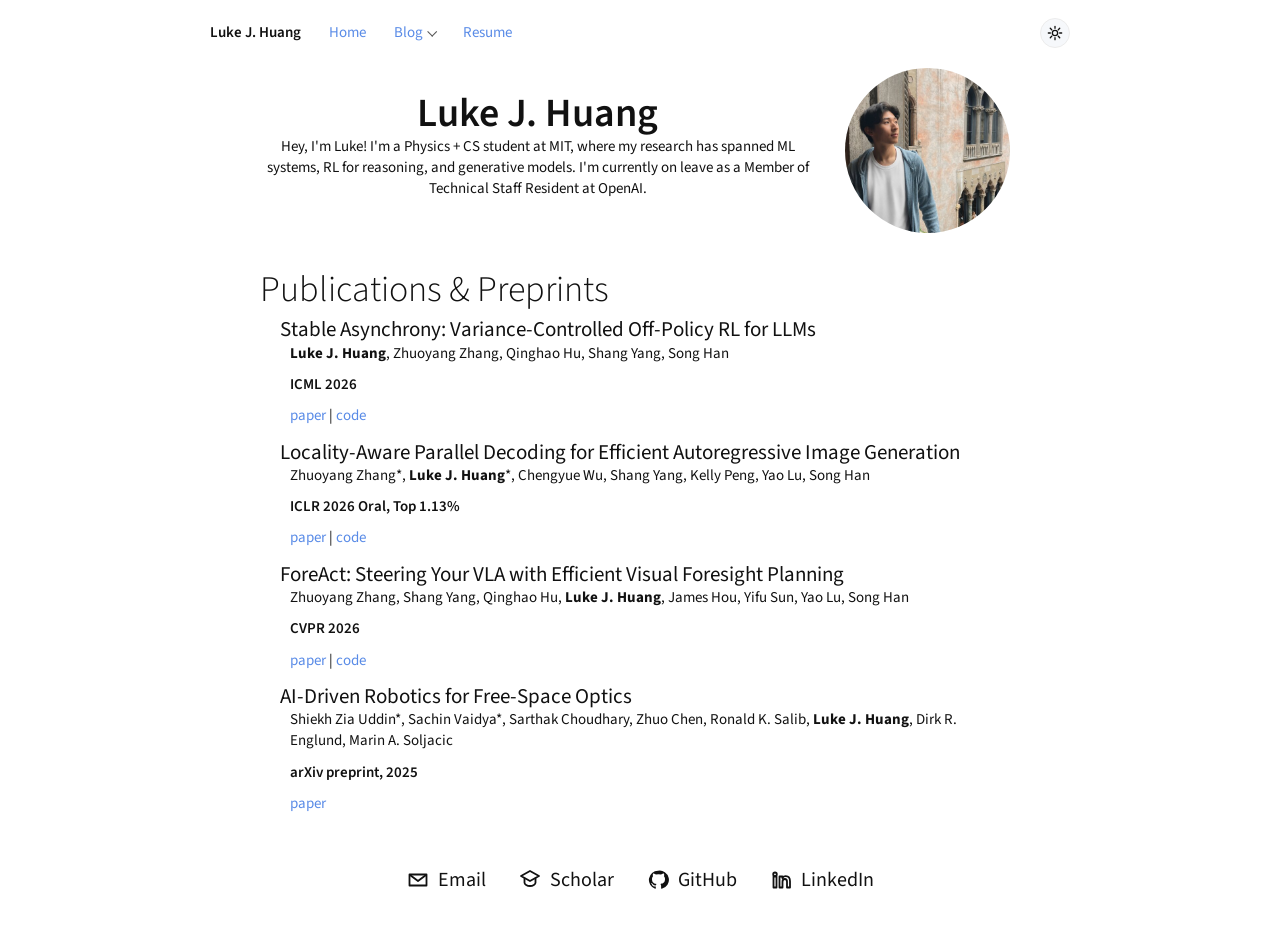
<file: index.html>
<!doctype html>
<html lang="en">
  <head>
    <meta charset="utf-8">
    <meta name="viewport" content="width=device-width, initial-scale=1">
    <meta name="description" content="Personal website for Luke J. Huang.">
    <title>Luke J. Huang</title>
    <script src="theme.js?v=theme-toggle-2"></script>
    <link rel="stylesheet" href="styles.css?v=home-footer-1">
  </head>
  <body>
    <header class="site-nav">
      <a class="site-brand" href="index.html">Luke J. Huang</a>
      <a class="site-nav-link" href="index.html">Home</a>
      <details class="site-dropdown">
        <summary>Blog</summary>
        <div class="dropdown-panel">
          <a href="blog.html">All posts</a>
          <a href="blog/is-frontier-asynchronous-rl-solved.html">Is Frontier Asynchronous RL Solved?</a>
        </div>
      </details>
      <a class="site-nav-link" href="assets/resume.pdf">Resume</a>
      <button class="theme-toggle" type="button" data-theme-toggle aria-label="Toggle dark mode" aria-pressed="false">
        <svg class="theme-toggle-icon" viewBox="0 0 24 24" aria-hidden="true">
          <circle cx="12" cy="12" r="4"></circle>
          <path d="M12 2v3M12 19v3M4.93 4.93l2.12 2.12M16.95 16.95l2.12 2.12M2 12h3M19 12h3M4.93 19.07l2.12-2.12M16.95 7.05l2.12-2.12"></path>
        </svg>
      </button>
    </header>

    <main class="page">
      <section class="intro" aria-labelledby="name">
        <div class="intro-copy">
          <h1 id="name">Luke J. Huang</h1>

          <p>
            Hey, I'm Luke! I'm a Physics + CS student at MIT, where my research
            has spanned ML systems, RL for reasoning, and generative models.
            I'm currently on leave as a Member of Technical Staff Resident at
            OpenAI.
          </p>
        </div>

        <div class="photo-wrap">
          <img class="profile-photo" src="assets/profile-photo.jpg?v=zoomout-1" alt="Luke Huang">
        </div>
      </section>

      <section class="section" aria-labelledby="publications-heading">
        <h2 id="publications-heading">Publications &amp; Preprints</h2>

        <article class="entry">
          <h3>Stable Asynchrony: Variance-Controlled Off-Policy RL for LLMs</h3>
          <p>
            <strong>Luke J. Huang</strong>, Zhuoyang Zhang, Qinghao Hu,
            Shang Yang, Song Han
          </p>
          <p class="entry-meta">ICML 2026</p>
          <p class="entry-links">
            <a href="https://arxiv.org/abs/2602.17616">paper</a> |
            <a href="https://github.com/mit-han-lab/vcpo/">code</a>
          </p>
        </article>

        <article class="entry">
          <h3>Locality-Aware Parallel Decoding for Efficient Autoregressive Image Generation</h3>
          <p>
            Zhuoyang Zhang*, <strong>Luke J. Huang</strong>*, Chengyue Wu,
            Shang Yang, Kelly Peng, Yao Lu, Song Han
          </p>
          <p class="entry-meta">ICLR 2026 Oral, Top 1.13%</p>
          <p class="entry-links">
            <a href="https://arxiv.org/pdf/2507.01957">paper</a> |
            <a href="https://github.com/mit-han-lab/lpd/">code</a>
          </p>
        </article>

        <article class="entry">
          <h3>ForeAct: Steering Your VLA with Efficient Visual Foresight Planning</h3>
          <p>
            Zhuoyang Zhang, Shang Yang, Qinghao Hu, <strong>Luke J. Huang</strong>,
            James Hou, Yifu Sun, Yao Lu, Song Han
          </p>
          <p class="entry-meta">CVPR 2026</p>
          <p class="entry-links">
            <a href="https://arxiv.org/abs/2602.12322">paper</a> |
            <a href="https://github.com/mit-han-lab/foreact">code</a>
          </p>
        </article>

        <article class="entry">
          <h3>AI-Driven Robotics for Free-Space Optics</h3>
          <p>
            Shiekh Zia Uddin*, Sachin Vaidya*, Sarthak Choudhary, Zhuo Chen,
            Ronald K. Salib, <strong>Luke J. Huang</strong>, Dirk R. Englund,
            Marin A. Soljacic
          </p>
          <p class="entry-meta">arXiv preprint, 2025</p>
          <p class="entry-links">
            <a href="https://arxiv.org/pdf/2505.17985">paper</a>
          </p>
        </article>
      </section>

      <footer class="social-footer" aria-label="Contact links">
        <a class="social-link" href="mailto:lukh23@mit.edu">
          <svg viewBox="0 0 24 24" aria-hidden="true">
            <path d="M3.5 6.5h17v11h-17z"></path>
            <path d="m4 7 8 6 8-6"></path>
          </svg>
          <span>Email</span>
        </a>
        <a class="social-link" href="https://scholar.google.com/citations?hl=en&amp;user=P6dgb9gAAAAJ">
          <svg viewBox="0 0 24 24" aria-hidden="true">
            <path d="m12 3 9 5-9 5-9-5 9-5z"></path>
            <path d="M6.5 10.5v4.2c0 1.5 2.5 3.3 5.5 3.3s5.5-1.8 5.5-3.3v-4.2"></path>
          </svg>
          <span>Scholar</span>
        </a>
        <a class="social-link" href="https://github.com/luk-huang">
          <svg viewBox="0 0 24 24" aria-hidden="true">
            <path d="M12 2.8a9.2 9.2 0 0 0-2.9 17.9c.5.1.7-.2.7-.5v-1.8c-2.8.6-3.4-1.2-3.4-1.2-.5-1.1-1.1-1.4-1.1-1.4-.9-.6.1-.6.1-.6 1 0 1.6 1.1 1.6 1.1.9 1.6 2.4 1.1 2.9.9.1-.7.4-1.1.7-1.3-2.2-.3-4.6-1.1-4.6-5a3.9 3.9 0 0 1 1-2.7c-.1-.3-.4-1.3.1-2.7 0 0 .9-.3 2.8 1a9.7 9.7 0 0 1 5.2 0c1.9-1.3 2.8-1 2.8-1 .5 1.4.2 2.4.1 2.7a3.9 3.9 0 0 1 1 2.7c0 3.9-2.4 4.7-4.6 5 .4.3.7.9.7 1.8v2.6c0 .3.2.6.7.5A9.2 9.2 0 0 0 12 2.8z"></path>
          </svg>
          <span>GitHub</span>
        </a>
        <a class="social-link" href="https://www.linkedin.com/in/luke-huang-b13b38245/">
          <svg viewBox="0 0 24 24" aria-hidden="true">
            <path d="M4.5 8.5h3v11h-3z"></path>
            <path d="M6 4.5a1.8 1.8 0 1 1 0 3.6 1.8 1.8 0 0 1 0-3.6z"></path>
            <path d="M10.5 8.5h2.9v1.6c.6-1 1.7-1.9 3.4-1.9 2.5 0 4.2 1.7 4.2 5.1v6.2h-3v-5.8c0-1.7-.7-2.7-2.1-2.7-1.6 0-2.4 1.1-2.4 2.8v5.7h-3z"></path>
          </svg>
          <span>LinkedIn</span>
        </a>
      </footer>
    </main>
  </body>
</html>
</file>
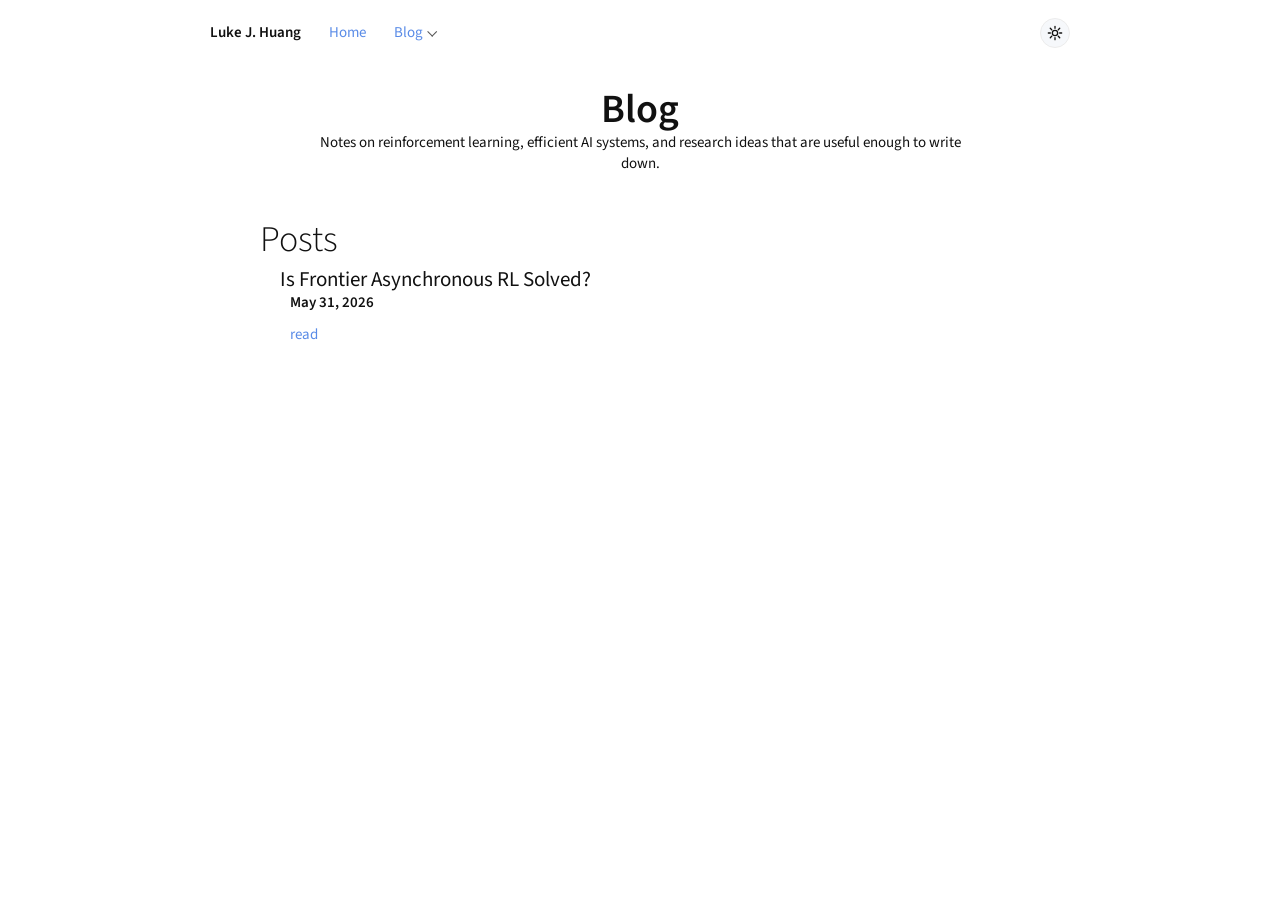
<file: blog.html>
<!doctype html>
<html lang="en">
  <head>
    <meta charset="utf-8">
    <meta name="viewport" content="width=device-width, initial-scale=1">
    <meta name="description" content="Blog posts by Luke J. Huang.">
    <title>Blog - Luke J. Huang</title>
    <script src="theme.js?v=theme-toggle-2"></script>
    <link rel="stylesheet" href="styles.css?v=toc-figure-2">
  </head>
  <body>
    <header class="site-nav">
      <a class="site-brand" href="index.html">Luke J. Huang</a>
      <a class="site-nav-link" href="index.html">Home</a>
      <details class="site-dropdown">
        <summary>Blog</summary>
        <div class="dropdown-panel">
          <a href="blog.html">All posts</a>
          <a href="blog/is-frontier-asynchronous-rl-solved.html">Is Frontier Asynchronous RL Solved?</a>
        </div>
      </details>
      <button class="theme-toggle" type="button" data-theme-toggle aria-label="Toggle dark mode" aria-pressed="false">
        <svg class="theme-toggle-icon" viewBox="0 0 24 24" aria-hidden="true">
          <circle cx="12" cy="12" r="4"></circle>
          <path d="M12 2v3M12 19v3M4.93 4.93l2.12 2.12M16.95 16.95l2.12 2.12M2 12h3M19 12h3M4.93 19.07l2.12-2.12M16.95 7.05l2.12-2.12"></path>
        </svg>
      </button>
    </header>

    <main class="page">
      <header class="simple-header">
        <h1>Blog</h1>
        <p>
          Notes on reinforcement learning, efficient AI systems, and research
          ideas that are useful enough to write down.
        </p>
      </header>

      <section class="section" aria-labelledby="posts-heading">
        <h2 id="posts-heading">Posts</h2>
        <article class="entry blog-preview">
          <h3><a href="blog/is-frontier-asynchronous-rl-solved.html">Is Frontier Asynchronous RL Solved?</a></h3>
          <p class="entry-meta">May 31, 2026</p>
          <p class="entry-links">
            <a href="blog/is-frontier-asynchronous-rl-solved.html">read</a>
          </p>
        </article>
      </section>
    </main>
  </body>
</html>
</file>
<file: styles.css>
@import url("https://fonts.googleapis.com/css2?family=Source+Sans+3:wght@300;400;500;600;700&display=swap");

:root {
  --text: #111111;
  --muted: #555555;
  --link: #598be7;
  --link-hover: #8dafed;
  --paper: #ffffff;
  --rule: #ececec;
  --soft: #f6f8fb;
  --ink-soft: #2f3b4a;
  --panel: #ffffff;
  --shadow: rgba(20, 30, 50, 0.08);
  --lane-rule: #dfe6f3;
  --async-soft: #f8f8f2;
  --async-rule: #e6e1c9;
  --grid-rule: #e8edf5;
  --bar-dark: #222222;
  --toggle-track: #f6f8fb;
  --toggle-mark: #111111;
}

:root[data-theme="dark"] {
  --text: #eeeeee;
  --muted: #a8adb7;
  --link: #8dafed;
  --link-hover: #b8ccf6;
  --paper: #111317;
  --rule: #2b3038;
  --soft: #191d24;
  --ink-soft: #d8deea;
  --panel: #151922;
  --shadow: rgba(0, 0, 0, 0.34);
  --lane-rule: #343b47;
  --async-soft: #20241f;
  --async-rule: #3a3d2b;
  --grid-rule: #2a313b;
  --bar-dark: #eeeeee;
  --toggle-track: #1b2028;
  --toggle-mark: #f2f5f8;
}

* {
  box-sizing: border-box;
}

html {
  background: var(--paper);
}

body {
  margin: 0;
  background: var(--paper);
  color: var(--text);
  font-family: "Source Sans 3", "Source Sans Pro", Lato, Verdana, Helvetica, sans-serif;
  font-size: 15px;
  font-weight: 400;
  line-height: 1.42;
  -webkit-font-smoothing: antialiased;
}

.site-nav {
  width: 100%;
  max-width: 900px;
  margin: 0 auto;
  padding: 18px 20px 0;
  display: flex;
  justify-content: flex-start;
  align-items: center;
  gap: 28px;
}

.site-brand {
  color: var(--text);
  font-size: 15px;
  font-weight: 600;
}

.site-brand:hover {
  color: var(--text);
}

.site-nav-link {
  color: var(--link);
  font-size: 15px;
}

.site-dropdown {
  position: relative;
  text-align: left;
}

.site-dropdown summary {
  cursor: pointer;
  color: var(--link);
  display: inline-flex;
  align-items: center;
  gap: 5px;
  list-style: none;
}

.site-dropdown summary::-webkit-details-marker {
  display: none;
}

.site-dropdown summary::after {
  content: "";
  width: 6px;
  height: 6px;
  border-right: 1.5px solid var(--muted);
  border-bottom: 1.5px solid var(--muted);
  color: var(--muted);
  transform: rotate(45deg) translateY(-1px);
  transition: transform 140ms ease;
}

.site-dropdown[open] summary::after {
  transform: rotate(225deg) translate(-1px, -1px);
}

.dropdown-panel {
  min-width: 220px;
  margin-top: 7px;
  padding: 9px 11px;
  border: 1px solid var(--rule);
  background: var(--panel);
  box-shadow: 0 12px 24px var(--shadow);
  display: grid;
  gap: 5px;
  position: static;
  z-index: 10;
  text-align: left;
}

.theme-toggle {
  width: 30px;
  height: 30px;
  margin-left: auto;
  padding: 0;
  display: grid;
  place-items: center;
  border: 1px solid var(--rule);
  border-radius: 999px;
  background: var(--toggle-track);
  color: var(--toggle-mark);
  cursor: pointer;
}

.theme-toggle:hover,
.theme-toggle:focus-visible {
  border-color: var(--link);
}

.theme-toggle-icon {
  width: 16px;
  height: 16px;
  display: block;
  fill: none;
  stroke: currentColor;
  stroke-linecap: round;
  stroke-linejoin: round;
  stroke-width: 2;
}

:root[data-theme="dark"] .theme-toggle-icon {
  transform: rotate(24deg);
}

.dropdown-panel a {
  display: block;
  line-height: 1.35;
}

a,
a:focus {
  color: var(--link);
  text-decoration: none;
}

a:hover {
  color: var(--link-hover);
}

p {
  margin: 0 0 10px;
}

ol,
ul {
  margin-top: 0;
}

code {
  font-family: "Source Code Pro", Menlo, Monaco, Consolas, monospace;
}

small {
  color: var(--muted);
  font-size: 0.78em;
}

.page {
  width: 100%;
  max-width: 800px;
  margin: 0 auto;
  padding: 20px 0 48px;
}

.intro {
  display: grid;
  grid-template-columns: minmax(0, 3fr) minmax(130px, 1fr);
  gap: 20px;
  align-items: center;
  padding: 0 20px 18px;
}

.intro-copy {
  min-width: 0;
  text-align: center;
}

h1 {
  margin: 0;
  font-size: 40px;
  font-weight: 600;
  letter-spacing: 0;
  line-height: 1.1;
}

.pronunciation {
  margin: 2px 0 18px;
  color: var(--muted);
}

.subtitle-line {
  display: flex;
  flex-wrap: wrap;
  justify-content: center;
  gap: 0 7px;
  margin: 4px 0 18px;
  color: var(--muted);
}

.photo-wrap {
  display: flex;
  justify-content: center;
}

.profile-photo {
  width: 100%;
  max-width: 165px;
  aspect-ratio: 1;
  border-radius: 50%;
  display: block;
}

.section {
  padding: 18px 20px 0;
}

.section h2 {
  margin: 0 0 6px;
  font-size: 36px;
  font-weight: 300;
  line-height: 1.15;
  letter-spacing: 0;
}

.compact-list {
  list-style: none;
  margin: 0;
  padding: 0 20px;
}

.compact-list li {
  margin-bottom: 5px;
}

.item-title,
.entry h3 {
  font-size: 21px;
  font-weight: 400;
}

.entry {
  padding: 0 20px 12px;
}

.entry h3 {
  margin: 0;
  line-height: 1.25;
}

.entry p {
  margin-left: 10px;
  margin-right: 10px;
}

.entry-meta {
  color: var(--text);
  font-weight: 600;
}

.entry-links {
  margin-bottom: 0;
}

.social-footer {
  display: flex;
  flex-wrap: wrap;
  justify-content: center;
  gap: 18px 32px;
  padding: 42px 20px 0;
}

.social-link {
  display: inline-flex;
  align-items: center;
  gap: 8px;
  color: var(--text);
  font-size: 20px;
  line-height: 1;
}

.social-link:hover {
  color: var(--link);
}

.social-link svg {
  width: 24px;
  height: 24px;
  display: block;
  fill: currentColor;
  stroke: currentColor;
  stroke-linecap: round;
  stroke-linejoin: round;
  stroke-width: 0;
}

.social-link svg path:not(:first-child) {
  fill: none;
  stroke-width: 1.8;
}

.social-link[href^="mailto"] svg,
.social-link[href*="scholar.google"] svg,
.social-link[href*="linkedin"] svg {
  fill: none;
  stroke-width: 1.8;
}

.two-level article {
  padding: 0 20px 13px;
}

.two-level h3 {
  margin: 0;
  padding: 5px 0;
  font-size: 18px;
  font-weight: 600;
  line-height: 1.3;
}

.two-level p {
  margin: 0 20px;
  padding: 2px 0;
}

.role,
.date {
  color: var(--muted);
  font-weight: 400;
}

.simple-header,
.article-header {
  padding: 0 20px 16px;
  text-align: center;
}

.simple-header h1,
.article-header h1 {
  margin-top: 20px;
}

.simple-header p,
.article-header p {
  max-width: 660px;
  margin-left: auto;
  margin-right: auto;
}

.blog-preview h3 a {
  color: var(--text);
}

.article-page {
  max-width: 900px;
}

.article-header {
  padding-top: 6px;
}

.article-meta {
  color: var(--muted);
}

.article-header h1 {
  max-width: 680px;
  margin: 20px auto 0;
  margin-right: auto;
  font-size: 38px;
  line-height: 1.08;
  overflow-wrap: break-word;
}

.article-actions {
  display: flex;
  justify-content: center;
  gap: 0 7px;
  margin: 6px auto 0;
  color: var(--muted);
}

.article-toc {
  margin: 22px auto 28px;
  border: 1px solid var(--rule);
  border-radius: 6px;
  background: var(--panel);
  box-shadow: 0 10px 28px var(--shadow);
}

.article-toc summary {
  display: flex;
  align-items: center;
  justify-content: space-between;
  padding: 14px 18px 8px;
  color: var(--muted);
  cursor: pointer;
  font-size: 15px;
  list-style: none;
}

.article-toc summary::-webkit-details-marker {
  display: none;
}

.article-toc summary::after {
  content: "";
  width: 9px;
  height: 9px;
  border-right: 2px solid var(--muted);
  border-bottom: 2px solid var(--muted);
  transform: rotate(225deg) translate(-1px, -1px);
  transition: transform 140ms ease;
}

.article-toc:not([open]) summary::after {
  transform: rotate(45deg) translateY(-2px);
}

.article-toc nav {
  display: grid;
  gap: 6px;
  padding: 0 18px 16px;
}

.article-toc a {
  color: var(--text);
  font-size: 16px;
  line-height: 1.35;
}

.article-toc a:hover {
  color: var(--link);
}

.toc-children {
  display: grid;
  gap: 5px;
  margin: -1px 0 2px 22px;
}

.toc-children a {
  color: var(--ink-soft);
  font-size: 15px;
}

.lede {
  color: var(--ink-soft);
  font-size: 18px;
  line-height: 1.52;
}

.article-content {
  max-width: 680px;
  margin: 0 auto;
  padding: 0 20px 64px;
}

.article-content section {
  padding-top: 22px;
}

.article-content h2 {
  margin: 0 0 8px;
  font-size: 30px;
  font-weight: 300;
  line-height: 1.2;
  scroll-margin-top: 24px;
}

.article-content h3 {
  margin: 18px 0 6px;
  font-size: 20px;
  font-weight: 500;
  scroll-margin-top: 24px;
}

.article-content p,
.article-content li {
  font-size: 16px;
  line-height: 1.58;
}

.article-content li {
  margin-bottom: 4px;
}

.callout {
  margin: 18px 0 6px;
  padding: 14px 16px;
  border-left: 3px solid var(--link);
  background: var(--soft);
  color: var(--ink-soft);
  line-height: 1.55;
}

.callout p {
  margin: 0;
  font-size: inherit;
  line-height: inherit;
}

.quote-callout {
  font-size: 16px;
}

.sidenote {
  margin: 14px 0 16px;
  padding: 10px 12px;
  border-left: 2px solid var(--rule);
  color: var(--muted);
  font-size: 14px;
  line-height: 1.45;
}

.sidenote p {
  margin: 0;
  font-size: inherit;
  line-height: inherit;
}

@media (min-width: 1024px) {
  .article-content .sidenote {
    width: clamp(120px, calc((100vw - 720px) / 2 - 32px), 210px);
    float: right;
    clear: right;
    margin: 4px calc(-1 * (clamp(120px, calc((100vw - 720px) / 2 - 32px), 210px) + 22px)) 16px 22px;
  }
}

.figure {
  margin: 22px 0 18px;
}

.figure figcaption {
  color: var(--muted);
  font-size: 13px;
  line-height: 1.4;
  margin-top: 8px;
  text-align: center;
}

.pipeline-compare {
  display: grid;
  grid-template-columns: 1fr 1fr;
  gap: 14px;
}

.pipeline {
  border: 1px solid var(--rule);
  padding: 14px;
  background: var(--panel);
}

.pipeline h3 {
  margin: 0 0 10px;
  font-size: 16px;
  font-weight: 600;
}

.pipeline p {
  color: var(--muted);
  font-size: 13px;
  margin: 10px 0 0;
}

.lane {
  display: grid;
  grid-template-columns: repeat(4, 1fr);
  gap: 6px;
}

.lane span {
  min-height: 34px;
  display: grid;
  place-items: center;
  border: 1px solid var(--lane-rule);
  background: var(--soft);
  color: var(--ink-soft);
  font-size: 13px;
}

.async .lane span:nth-child(n + 5) {
  background: var(--async-soft);
  border-color: var(--async-rule);
}

.two-row {
  grid-template-columns: repeat(4, 1fr);
}

.equation {
  overflow-x: auto;
  margin: 16px 0;
  padding: 13px 15px;
  border: 1px solid var(--rule);
  background: var(--soft);
  font-size: 14px;
  line-height: 1.55;
  text-align: center;
  white-space: normal;
}

.math {
  font-family: "Source Code Pro", Menlo, Monaco, Consolas, monospace;
  font-size: 0.95em;
}

.lag-chart {
  height: 230px;
  display: grid;
  grid-template-columns: repeat(4, 1fr);
  gap: 18px;
  align-items: end;
  padding: 18px 18px 28px;
  border: 1px solid var(--rule);
  background:
    linear-gradient(to top, var(--grid-rule) 1px, transparent 1px) 0 0 / 100% 25%,
    var(--panel);
}

.bar-set {
  height: 100%;
  display: grid;
  grid-template-columns: 1fr 1fr;
  gap: 6px;
  align-items: end;
  position: relative;
}

.bar {
  display: block;
  min-height: 14px;
}

.k4 {
  background: #9bb9f1;
}

.kinf {
  background: var(--bar-dark);
}

.bar-label {
  position: absolute;
  left: 0;
  right: 0;
  bottom: -22px;
  color: var(--muted);
  font-size: 12px;
  text-align: center;
}

.method-table {
  width: 100%;
  margin: 16px 0 18px;
  border-collapse: collapse;
  font-size: 14px;
}

.method-table th,
.method-table td {
  border-top: 1px solid var(--rule);
  padding: 9px 8px;
  text-align: left;
  vertical-align: top;
}

.method-table th {
  font-weight: 600;
}

.method-table tr:last-child td {
  border-bottom: 1px solid var(--rule);
}

.ess-figure {
  display: grid;
  grid-template-columns: 1fr 1fr;
  gap: 18px;
  padding: 18px;
  border: 1px solid var(--rule);
  background: var(--panel);
}

.sparkline {
  min-height: 150px;
  display: grid;
  grid-template-columns: repeat(6, 1fr);
  gap: 6px;
  align-items: end;
  padding: 12px;
  background: var(--soft);
}

.sparkline::before {
  align-self: start;
  grid-column: 1 / -1;
  color: var(--muted);
  font-size: 13px;
}

.sparkline span {
  display: block;
  background: var(--link);
}

.sparkline.decline::before {
  content: "ESS";
}

.sparkline.spike::before {
  content: "KL / gradient";
}

.sparkline.decline span:nth-child(2) { height: 92%; }
.sparkline.decline span:nth-child(3) { height: 74%; }
.sparkline.decline span:nth-child(4) { height: 58%; }
.sparkline.decline span:nth-child(5) { height: 42%; }
.sparkline.decline span:nth-child(6) { height: 24%; }
.sparkline.decline span:nth-child(7) { height: 14%; }

.sparkline.spike span {
  background: var(--bar-dark);
}

.sparkline.spike span:nth-child(2) { height: 12%; }
.sparkline.spike span:nth-child(3) { height: 16%; }
.sparkline.spike span:nth-child(4) { height: 20%; }
.sparkline.spike span:nth-child(5) { height: 35%; }
.sparkline.spike span:nth-child(6) { height: 67%; }
.sparkline.spike span:nth-child(7) { height: 94%; }

.citation {
  overflow-x: auto;
  margin: 14px 0 0;
  padding: 14px;
  border: 1px solid var(--rule);
  background: var(--soft);
  font-size: 13px;
  line-height: 1.45;
}

.article-figure {
  margin: 20px 0 18px;
}

.article-figure img {
  width: 100%;
  height: auto;
  display: block;
  border: 1px solid var(--rule);
  background: var(--panel);
}

.article-figure img[src$=".svg"],
.article-figure img[src*=".svg?"] {
  border: 0;
}

.article-figure.wide {
  width: min(900px, calc(100vw - 40px));
  margin-left: 50%;
  margin-right: 0;
  transform: translateX(-50%);
}

.article-figure figcaption {
  color: var(--muted);
  font-size: 13px;
  line-height: 1.42;
  margin-top: 8px;
  text-align: center;
}

.figure-grid {
  display: grid;
  grid-template-columns: 1fr 1fr;
  gap: 14px;
  align-items: start;
  margin: 18px 0;
}

.figure-grid .article-figure {
  margin: 0;
}

@media (max-width: 640px) {
  .page {
    padding-top: 14px;
  }

  .intro {
    grid-template-columns: 1fr;
    gap: 14px;
    padding-bottom: 10px;
  }

  .photo-wrap {
    order: -1;
  }

  .profile-photo {
    max-width: 132px;
  }

  h1 {
    font-size: 34px;
  }

  .section h2 {
    font-size: 30px;
  }

  .compact-list,
  .entry,
  .two-level article {
    padding-left: 8px;
    padding-right: 8px;
  }

  .entry p,
  .two-level p {
    margin-left: 10px;
    margin-right: 10px;
  }

  .social-footer {
    gap: 16px 24px;
    padding-top: 34px;
  }

  .social-link {
    font-size: 18px;
  }

  .article-header h1 {
    font-size: 30px;
  }

  .lede {
    font-size: 16px;
  }

  .article-content {
    padding-left: 16px;
    padding-right: 16px;
  }

  .article-content h2 {
    font-size: 27px;
  }

  .pipeline-compare,
  .ess-figure,
  .figure-grid {
    grid-template-columns: 1fr;
  }

  .article-figure.wide {
    width: 100%;
    margin-left: 0;
    margin-right: 0;
    transform: none;
  }

  .method-table {
    display: block;
    overflow-x: auto;
    white-space: nowrap;
  }
}
</file>
